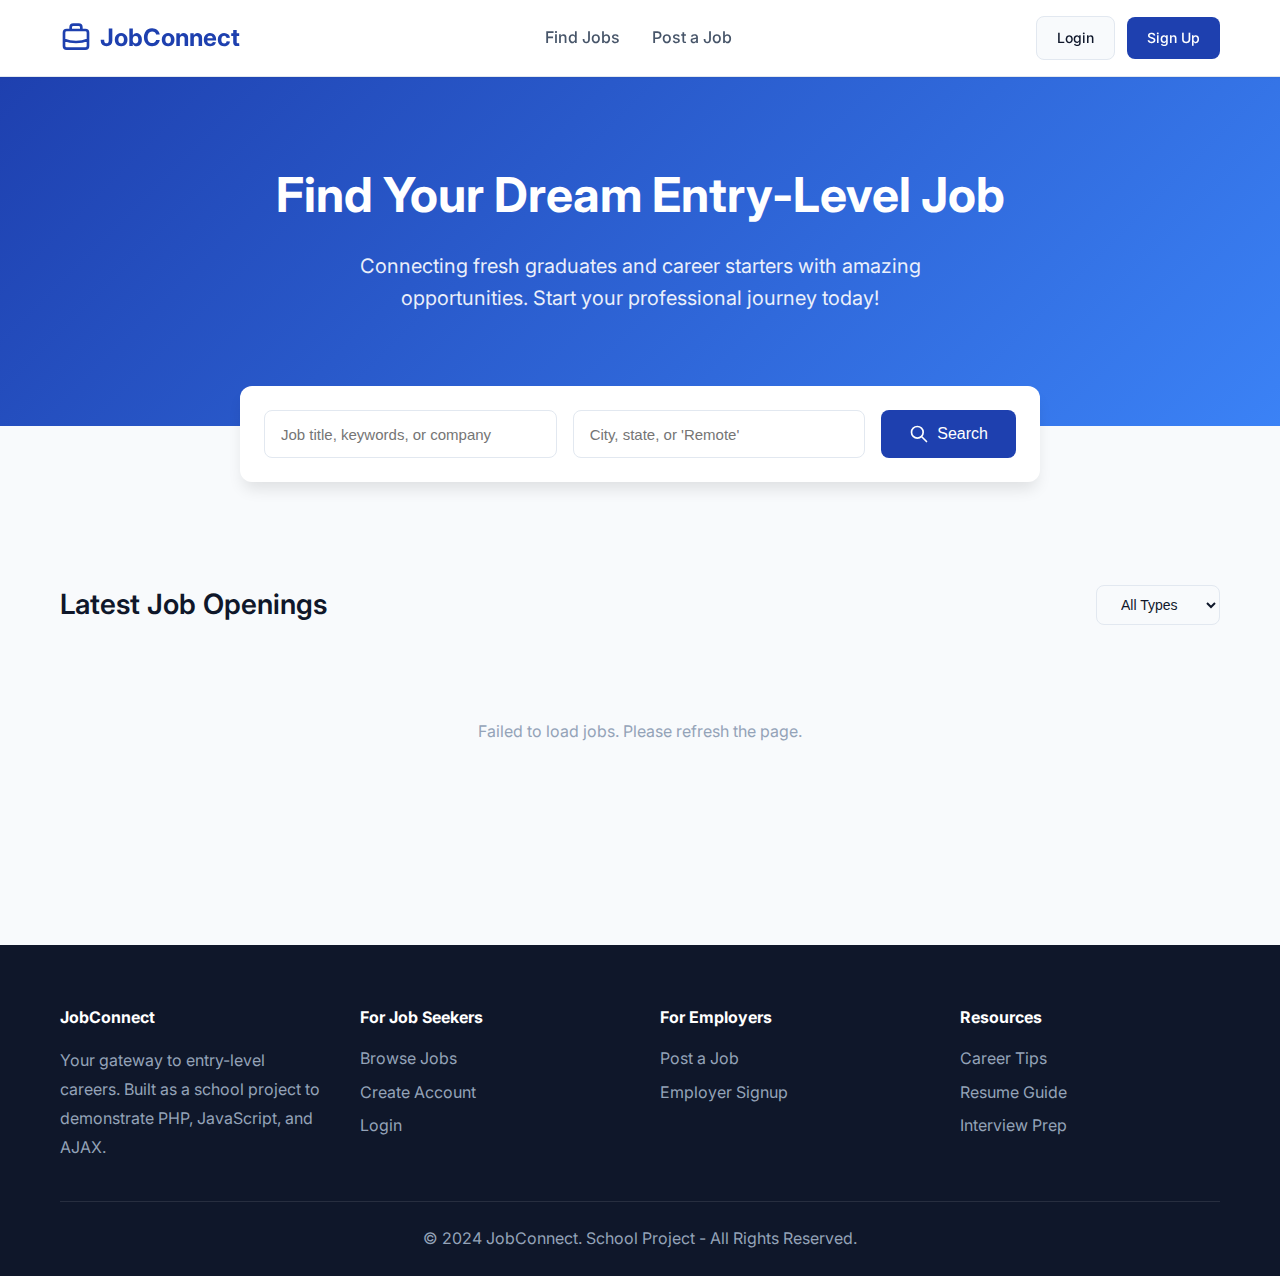
<file: index.html>
<!DOCTYPE html>
<html lang="en">
<head>
    <meta charset="UTF-8">
    <meta name="viewport" content="width=device-width, initial-scale=1.0">
    <meta name="description" content="Find your dream job or hire the best talent. Browse thousands of entry-level positions.">
    <title>JobConnect - Entry Level Job Portal</title>
    <link rel="stylesheet" href="assets/css/style.css">
</head>
<body>
    <!-- Navbar -->
    <nav class="navbar">
        <div class="container">
            <a href="index.html" class="logo">
                <svg width="32" height="32" viewBox="0 0 24 24" fill="none" stroke="currentColor" stroke-width="2">
                    <path d="M21 13.255A23.931 23.931 0 0112 15c-3.183 0-6.22-.62-9-1.745M16 6V4a2 2 0 00-2-2h-4a2 2 0 00-2 2v2m4 6h.01M5 20h14a2 2 0 002-2V8a2 2 0 00-2-2H5a2 2 0 00-2 2v10a2 2 0 002 2z"/>
                </svg>
                JobConnect
            </a>
            <div class="nav-links">
                <a href="index.html">Find Jobs</a>
                <a href="post-job.html">Post a Job</a>
            </div>
            <div class="nav-auth" id="auth-container">
                <a href="login.html" class="btn btn-secondary">Login</a>
                <a href="register.html" class="btn btn-primary">Sign Up</a>
            </div>
        </div>
    </nav>

    <!-- Hero Section -->
    <section class="hero">
        <div class="container">
            <h1>Find Your Dream Entry-Level Job</h1>
            <p>Connecting fresh graduates and career starters with amazing opportunities. Start your professional journey today!</p>
        </div>
    </section>

    <!-- Search Box -->
    <div class="container">
        <div class="search-box">
            <form class="search-form" onsubmit="searchJobs(event)">
                <input type="text" name="keyword" placeholder="Job title, keywords, or company">
                <input type="text" name="location" placeholder="City, state, or 'Remote'">
                <button type="submit" class="btn btn-primary btn-lg">
                    <svg width="20" height="20" fill="none" stroke="currentColor" viewBox="0 0 24 24">
                        <path stroke-linecap="round" stroke-linejoin="round" stroke-width="2" d="M21 21l-6-6m2-5a7 7 0 11-14 0 7 7 0 0114 0z"/>
                    </svg>
                    Search
                </button>
            </form>
        </div>
    </div>

    <!-- Jobs Section -->
    <section class="jobs-section">
        <div class="container">
            <div class="section-header">
                <h2>Latest Job Openings</h2>
                <select class="btn btn-secondary" onchange="filterByType(this.value)" style="cursor:pointer;">
                    <option value="">All Types</option>
                    <option value="full-time">Full-time</option>
                    <option value="part-time">Part-time</option>
                    <option value="internship">Internship</option>
                    <option value="contract">Contract</option>
                </select>
            </div>
            <div class="job-grid" id="jobs-container">
                <div class="spinner"></div>
            </div>
        </div>
    </section>

    <!-- Footer -->
    <footer class="footer">
        <div class="container">
            <div class="footer-grid">
                <div>
                    <h4>JobConnect</h4>
                    <p style="margin-top:8px;line-height:1.8;">Your gateway to entry-level careers. Built as a school project to demonstrate PHP, JavaScript, and AJAX.</p>
                </div>
                <div>
                    <h4>For Job Seekers</h4>
                    <a href="index.html">Browse Jobs</a>
                    <a href="register.html">Create Account</a>
                    <a href="login.html">Login</a>
                </div>
                <div>
                    <h4>For Employers</h4>
                    <a href="post-job.html">Post a Job</a>
                    <a href="register.html?role=employer">Employer Signup</a>
                </div>
                <div>
                    <h4>Resources</h4>
                    <a href="#">Career Tips</a>
                    <a href="#">Resume Guide</a>
                    <a href="#">Interview Prep</a>
                </div>
            </div>
            <div class="footer-bottom">
                <p>&copy; 2024 JobConnect. School Project - All Rights Reserved.</p>
            </div>
        </div>
    </footer>

    <script src="assets/js/main.js"></script>
    <script>
        document.addEventListener('DOMContentLoaded', function() {
            loadJobs();
        });
        
        function filterByType(type) {
            const form = document.querySelector('.search-form');
            const keyword = form.querySelector('[name="keyword"]').value;
            const location = form.querySelector('[name="location"]').value;
            
            const event = {
                preventDefault: () => {},
                target: {
                    querySelector: (name) => {
                        if (name === '[name="keyword"]') return { value: keyword };
                        if (name === '[name="location"]') return { value: location };
                        if (name === '[name="job_type"]') return { value: type };
                        return { value: '' };
                    }
                }
            };
            searchJobs(event);
        }
    </script>
</body>
</html>
</file>
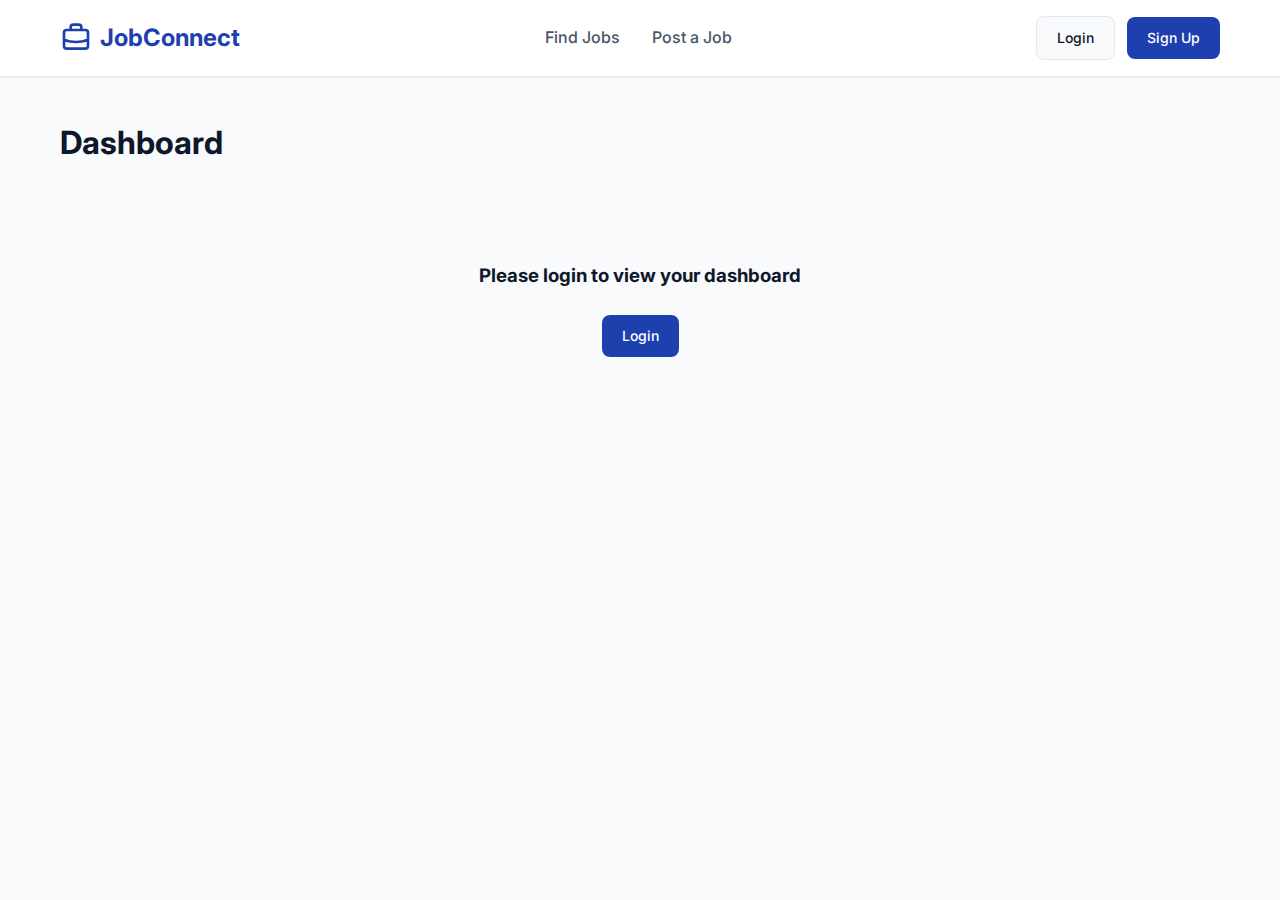
<file: dashboard.html>
<!DOCTYPE html>
<html lang="en">

<head>
    <meta charset="UTF-8">
    <meta name="viewport" content="width=device-width, initial-scale=1.0">
    <title>Dashboard - JobConnect</title>
    <link rel="stylesheet" href="assets/css/style.css">
</head>

<body>
    <!-- Navbar -->
    <nav class="navbar">
        <div class="container">
            <a href="index.html" class="logo">
                <svg width="32" height="32" viewBox="0 0 24 24" fill="none" stroke="currentColor" stroke-width="2">
                    <path
                        d="M21 13.255A23.931 23.931 0 0112 15c-3.183 0-6.22-.62-9-1.745M16 6V4a2 2 0 00-2-2h-4a2 2 0 00-2 2v2m4 6h.01M5 20h14a2 2 0 002-2V8a2 2 0 00-2-2H5a2 2 0 00-2 2v10a2 2 0 002 2z" />
                </svg>
                JobConnect
            </a>
            <div class="nav-links">
                <a href="index.html">Find Jobs</a>
                <a href="post-job.html">Post a Job</a>
            </div>
            <div class="nav-auth" id="auth-container">
                <a href="login.html" class="btn btn-secondary">Login</a>
                <a href="register.html" class="btn btn-primary">Sign Up</a>
            </div>
        </div>
    </nav>

    <!-- Dashboard Content -->
    <section class="dashboard">
        <div class="container">
            <div class="dashboard-header">
                <h1 id="dashboard-title">Dashboard</h1>
                <p id="dashboard-subtitle" style="color:var(--text-muted);"></p>
            </div>

            <!-- Employer Dashboard -->
            <div id="employer-dashboard" style="display:none;">
                <div style="display:flex;justify-content:space-between;align-items:center;margin-bottom:24px;">
                    <h2>Your Job Postings</h2>
                    <div style="display:flex;gap:10px;">
                        <a href="profile.html" class="btn btn-secondary">My Profile</a>
                        <a href="post-job.html" class="btn btn-primary">+ Post New Job</a>
                    </div>
                </div>
                <div id="my-jobs-container">
                    <div class="spinner"></div>
                </div>
            </div>

            <!-- Job Seeker Dashboard -->
            <div id="seeker-dashboard" style="display:none;">
                <div style="display:flex;justify-content:space-between;align-items:center;margin-bottom:24px;">
                    <h2>Your Applications</h2>
                    <div style="display:flex;gap:10px;">
                        <a href="profile.html" class="btn btn-secondary">View Profile</a>
                        <a href="profile-editor.html" class="btn btn-secondary">Manage Profile</a>
                    </div>
                </div>
                <div id="applications-container">
                    <div class="spinner"></div>
                </div>
            </div>

            <!-- Not Logged In -->
            <div id="guest-dashboard" style="display:none;">
                <div class="empty-state">
                    <h3>Please login to view your dashboard</h3>
                    <a href="login.html" class="btn btn-primary" style="margin-top:16px;">Login</a>
                </div>
            </div>
        </div>
    </section>

    <script src="assets/js/main.js"></script>
    <script>
        document.addEventListener('DOMContentLoaded', function () {
            setTimeout(() => {
                if (!window.currentUser) {
                    document.getElementById('guest-dashboard').style.display = 'block';
                    document.getElementById('dashboard-title').textContent = 'Dashboard';
                } else if (window.currentUser.role === 'employer') {
                    document.getElementById('employer-dashboard').style.display = 'block';
                    document.getElementById('dashboard-title').textContent = 'Employer Dashboard';
                    document.getElementById('dashboard-subtitle').textContent = `Welcome back, ${window.currentUser.name}!`;
                    loadMyJobs();
                } else {
                    document.getElementById('seeker-dashboard').style.display = 'block';
                    document.getElementById('dashboard-title').textContent = 'My Applications';
                    document.getElementById('dashboard-subtitle').textContent = `Welcome back, ${window.currentUser.name}!`;
                    loadMyApplications();
                }
            }, 500);
        });
    </script>
</body>

</html>
</file>
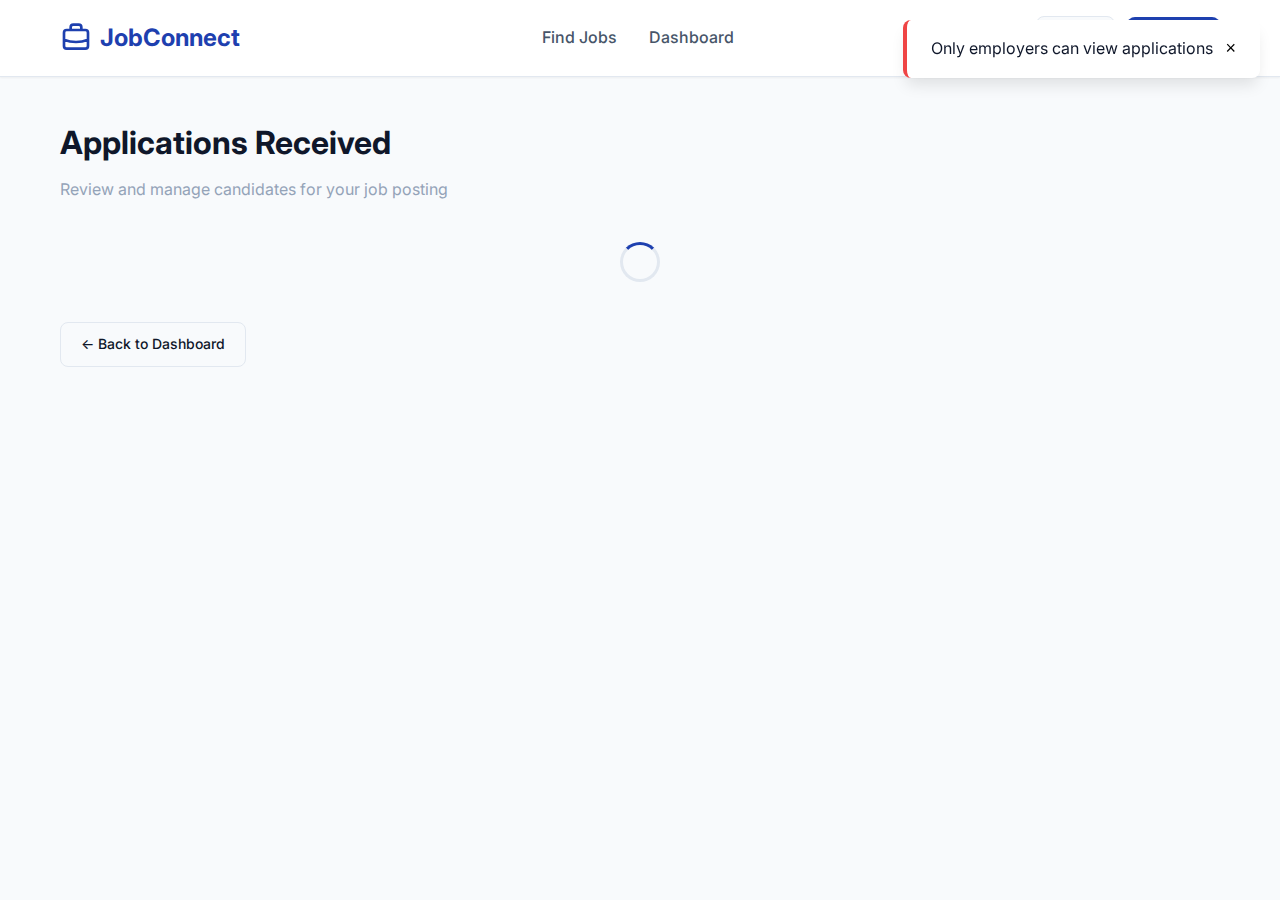
<file: job-applications.html>
<!DOCTYPE html>
<html lang="en">

<head>
    <meta charset="UTF-8">
    <meta name="viewport" content="width=device-width, initial-scale=1.0">
    <title>Job Applications - JobConnect</title>
    <link rel="stylesheet" href="assets/css/style.css">
</head>

<body>
    <!-- Navbar -->
    <nav class="navbar">
        <div class="container">
            <a href="index.html" class="logo">
                <svg width="32" height="32" viewBox="0 0 24 24" fill="none" stroke="currentColor" stroke-width="2">
                    <path
                        d="M21 13.255A23.931 23.931 0 0112 15c-3.183 0-6.22-.62-9-1.745M16 6V4a2 2 0 00-2-2h-4a2 2 0 00-2 2v2m4 6h.01M5 20h14a2 2 0 002-2V8a2 2 0 00-2-2H5a2 2 0 00-2 2v10a2 2 0 002 2z" />
                </svg>
                JobConnect
            </a>
            <div class="nav-links">
                <a href="index.html">Find Jobs</a>
                <a href="dashboard.html">Dashboard</a>
            </div>
            <div class="nav-auth" id="auth-container">
                <a href="login.html" class="btn btn-secondary">Login</a>
                <a href="register.html" class="btn btn-primary">Sign Up</a>
            </div>
        </div>
    </nav>

    <!-- Applications Content -->
    <section class="dashboard">
        <div class="container">
            <div class="dashboard-header">
                <h1>Applications Received</h1>
                <p style="color:var(--text-muted);">Review and manage candidates for your job posting</p>
            </div>

            <div id="job-applications-container">
                <div class="spinner"></div>
            </div>

            <p style="margin-top:24px;">
                <a href="dashboard.html" class="btn btn-secondary">← Back to Dashboard</a>
            </p>
        </div>
    </section>

    <script src="assets/js/main.js"></script>
    <script>
        async function loadJobApplications() {
            const urlParams = new URLSearchParams(window.location.search);
            const jobId = urlParams.get('id');

            if (!jobId) {
                window.location.href = 'dashboard.html';
                return;
            }

            const container = document.getElementById('job-applications-container');

            try {
                const response = await ajax(`${API_BASE}/applications.php?action=job-applications&job_id=${jobId}`);
                if (response.success && response.data.length > 0) {
                    container.innerHTML = `
                        <div class="table-container">
                            <table>
                                <thead>
                                    <tr>
                                        <th>Applicant</th>
                                        <th>Email</th>
                                        <th>Resume</th>
                                        <th>Profile</th>
                                        <th>Applied On</th>
                                        <th>Status</th>
                                        <th>Actions</th>
                                    </tr>
                                </thead>
                                <tbody>
                                    ${response.data.map(app => {
                        // Fix resume path from ../uploads to uploads
                        const resumeUrl = app.resume_path ? app.resume_path.replace('../', '') : '#';
                        return `
                                        <tr>
                                            <td>${escapeHtml(app.name)}</td>
                                            <td>${escapeHtml(app.email)}</td>
                                            <td>
                                                ${app.resume_path ?
                                `<a href="${resumeUrl}" target="_blank" class="btn btn-secondary" style="padding:4px 8px;font-size:12px;">View Resume</a>` :
                                '<span style="color:var(--text-muted);">No Resume</span>'}
                                            </td>
                                            <td>
                                                <a href="profile.html?id=${app.user_id}" target="_blank" class="btn btn-secondary" style="padding:4px 8px;font-size:12px;">View Profile</a>
                                            </td>
                                            <td>${new Date(app.created_at).toLocaleDateString()}</td>
                                            <td><span class="status-badge ${app.status}">${app.status}</span></td>
                                            <td>
                                                <select onchange="updateApplicationStatus(${app.id}, this.value)" style="padding:6px;border-radius:4px;border:1px solid var(--border);">
                                                    <option value="pending" ${app.status === 'pending' ? 'selected' : ''}>Pending</option>
                                                    <option value="reviewed" ${app.status === 'reviewed' ? 'selected' : ''}>Reviewed</option>
                                                    <option value="shortlisted" ${app.status === 'shortlisted' ? 'selected' : ''}>Shortlisted</option>
                                                    <option value="rejected" ${app.status === 'rejected' ? 'selected' : ''}>Rejected</option>
                                                </select>
                                            </td>
                                        </tr>
                                    `}).join('')}
                                </tbody>
                            </table>
                        </div>
                    `;
                } else {
                    container.innerHTML = `
                        <div class="empty-state">
                            <h3>No applications yet</h3>
                            <p>Check back later for new applicants</p>
                        </div>
                    `;
                }
            } catch (error) {
                container.innerHTML = '<div class="empty-state"><h3>Failed to load applications</h3></div>';
            }
        }

        async function updateApplicationStatus(applicationId, status) {
            try {
                const formData = new FormData();
                formData.append('action', 'update-status');
                formData.append('application_id', applicationId);
                formData.append('status', status);

                const response = await ajax(`${API_BASE}/applications.php`, 'POST', formData);
                if (response.success) {
                    Toast.show('Status updated!', 'success');
                } else {
                    Toast.show(response.message, 'error');
                }
            } catch (error) {
                Toast.show('Failed to update status', 'error');
            }
        }

        document.addEventListener('DOMContentLoaded', function () {
            setTimeout(() => {
                if (!window.currentUser || window.currentUser.role !== 'employer') {
                    Toast.show('Only employers can view applications', 'error');
                    setTimeout(() => window.location.href = 'index.html', 1500);
                } else {
                    loadJobApplications();
                }
            }, 500);
        });
    </script>
</body>

</html>
</file>
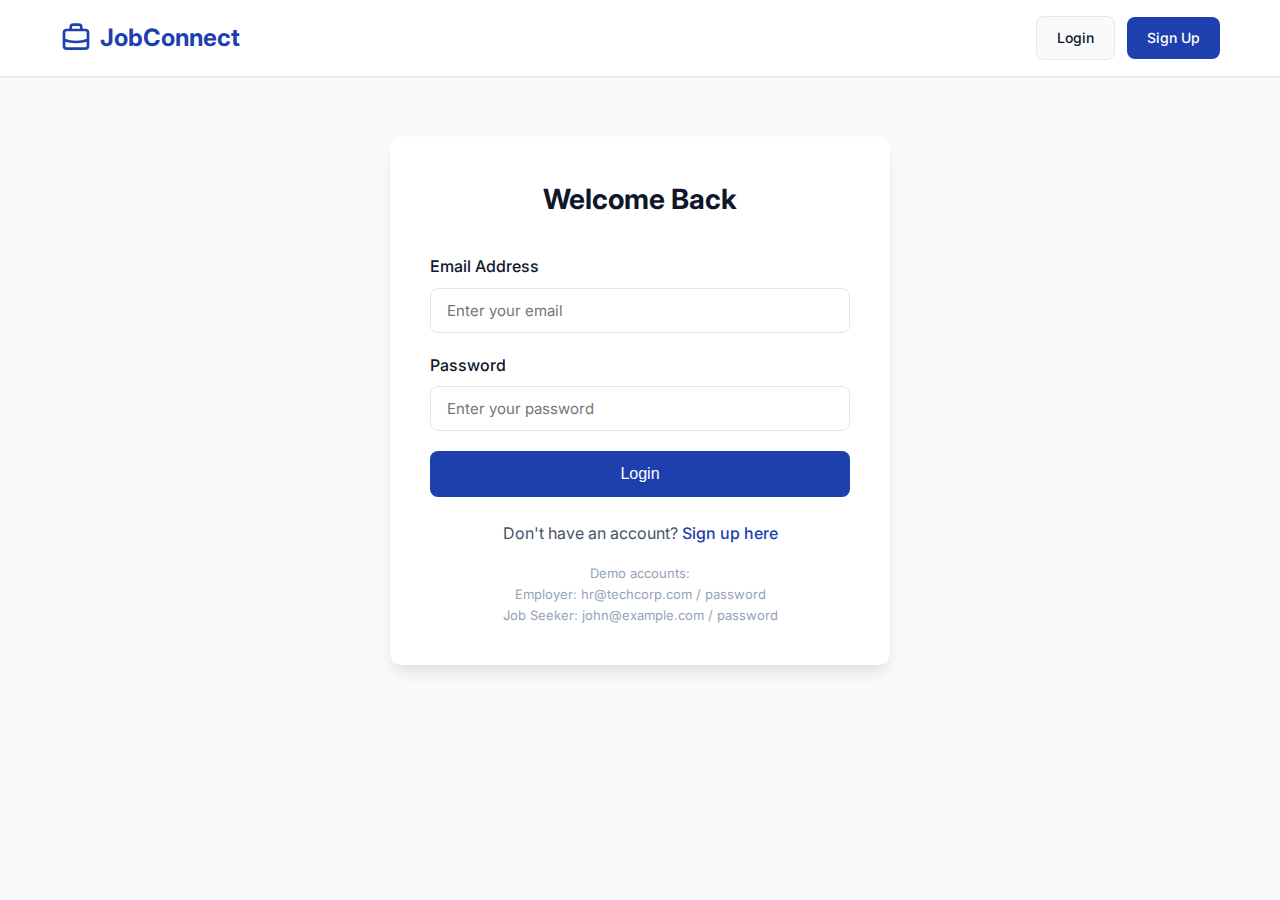
<file: login.html>
<!DOCTYPE html>
<html lang="en">
<head>
    <meta charset="UTF-8">
    <meta name="viewport" content="width=device-width, initial-scale=1.0">
    <title>Login - JobConnect</title>
    <link rel="stylesheet" href="assets/css/style.css">
</head>
<body>
    <!-- Navbar -->
    <nav class="navbar">
        <div class="container">
            <a href="index.html" class="logo">
                <svg width="32" height="32" viewBox="0 0 24 24" fill="none" stroke="currentColor" stroke-width="2">
                    <path d="M21 13.255A23.931 23.931 0 0112 15c-3.183 0-6.22-.62-9-1.745M16 6V4a2 2 0 00-2-2h-4a2 2 0 00-2 2v2m4 6h.01M5 20h14a2 2 0 002-2V8a2 2 0 00-2-2H5a2 2 0 00-2 2v10a2 2 0 002 2z"/>
                </svg>
                JobConnect
            </a>
            <div class="nav-auth">
                <a href="login.html" class="btn btn-secondary">Login</a>
                <a href="register.html" class="btn btn-primary">Sign Up</a>
            </div>
        </div>
    </nav>

    <!-- Login Form -->
    <div class="form-container">
        <h2>Welcome Back</h2>
        <form onsubmit="login(event)">
            <div class="form-group">
                <label for="email">Email Address</label>
                <input type="email" id="email" name="email" placeholder="Enter your email" required>
            </div>
            <div class="form-group">
                <label for="password">Password</label>
                <input type="password" id="password" name="password" placeholder="Enter your password" required>
            </div>
            <button type="submit" class="btn btn-primary btn-lg" style="width: 100%;">Login</button>
        </form>
        <p class="form-footer">
            Don't have an account? <a href="register.html">Sign up here</a>
        </p>
        <p class="form-footer" style="margin-top:16px;font-size:13px;color:var(--text-muted);">
            Demo accounts:<br>
            Employer: hr@techcorp.com / password<br>
            Job Seeker: john@example.com / password
        </p>
    </div>

    <script src="assets/js/main.js"></script>
</body>
</html>
</file>
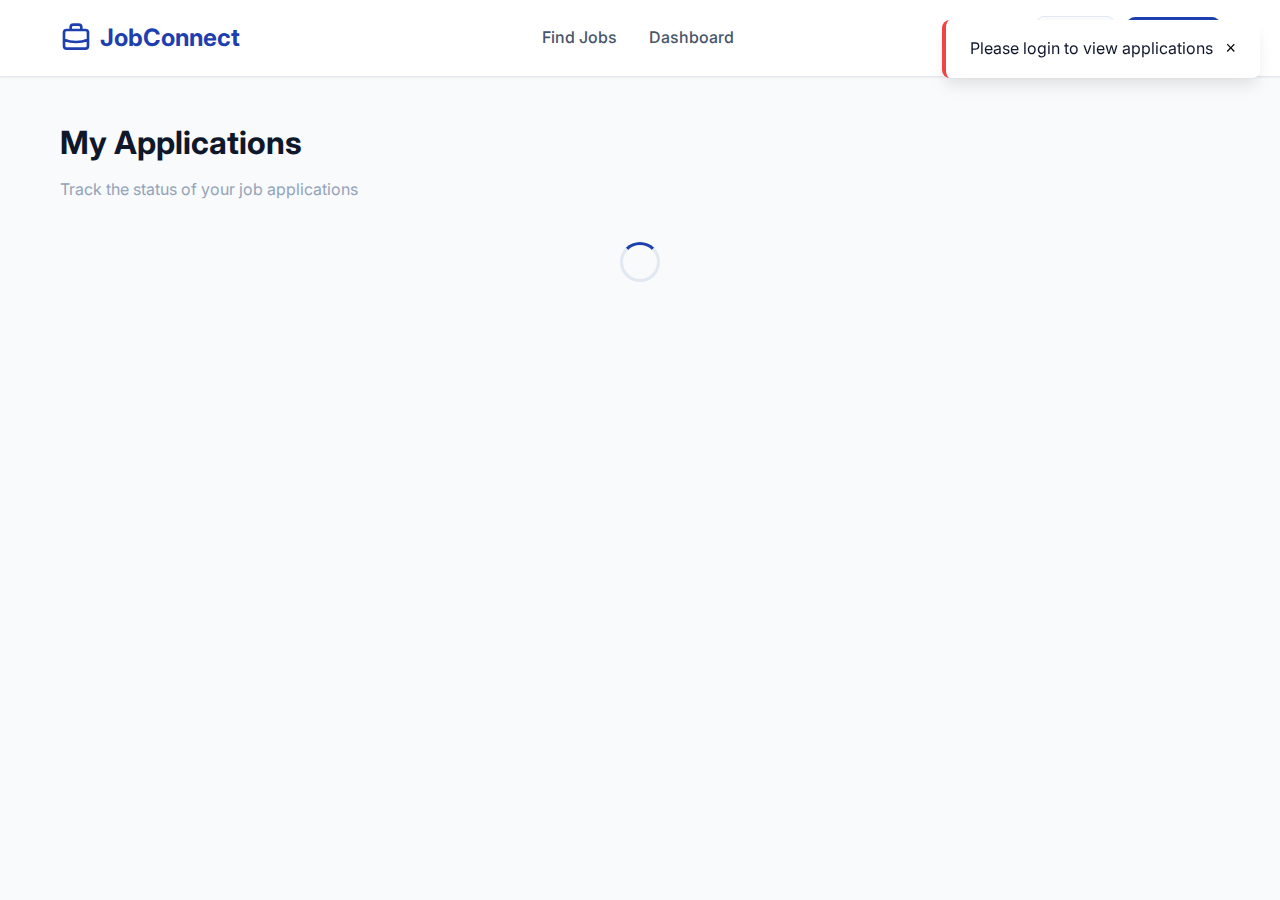
<file: my-applications.html>
<!DOCTYPE html>
<html lang="en">
<head>
    <meta charset="UTF-8">
    <meta name="viewport" content="width=device-width, initial-scale=1.0">
    <title>My Applications - JobConnect</title>
    <link rel="stylesheet" href="assets/css/style.css">
</head>
<body>
    <!-- Navbar -->
    <nav class="navbar">
        <div class="container">
            <a href="index.html" class="logo">
                <svg width="32" height="32" viewBox="0 0 24 24" fill="none" stroke="currentColor" stroke-width="2">
                    <path d="M21 13.255A23.931 23.931 0 0112 15c-3.183 0-6.22-.62-9-1.745M16 6V4a2 2 0 00-2-2h-4a2 2 0 00-2 2v2m4 6h.01M5 20h14a2 2 0 002-2V8a2 2 0 00-2-2H5a2 2 0 00-2 2v10a2 2 0 002 2z"/>
                </svg>
                JobConnect
            </a>
            <div class="nav-links">
                <a href="index.html">Find Jobs</a>
                <a href="dashboard.html">Dashboard</a>
            </div>
            <div class="nav-auth" id="auth-container">
                <a href="login.html" class="btn btn-secondary">Login</a>
                <a href="register.html" class="btn btn-primary">Sign Up</a>
            </div>
        </div>
    </nav>

    <!-- Applications Content -->
    <section class="dashboard">
        <div class="container">
            <div class="dashboard-header">
                <h1>My Applications</h1>
                <p style="color:var(--text-muted);">Track the status of your job applications</p>
            </div>

            <div id="applications-container">
                <div class="spinner"></div>
            </div>
        </div>
    </section>

    <script src="assets/js/main.js"></script>
    <script>
        document.addEventListener('DOMContentLoaded', function() {
            setTimeout(() => {
                if (!window.currentUser) {
                    Toast.show('Please login to view applications', 'error');
                    setTimeout(() => window.location.href = 'login.html', 1500);
                } else {
                    loadMyApplications();
                }
            }, 500);
        });
    </script>
</body>
</html>
</file>
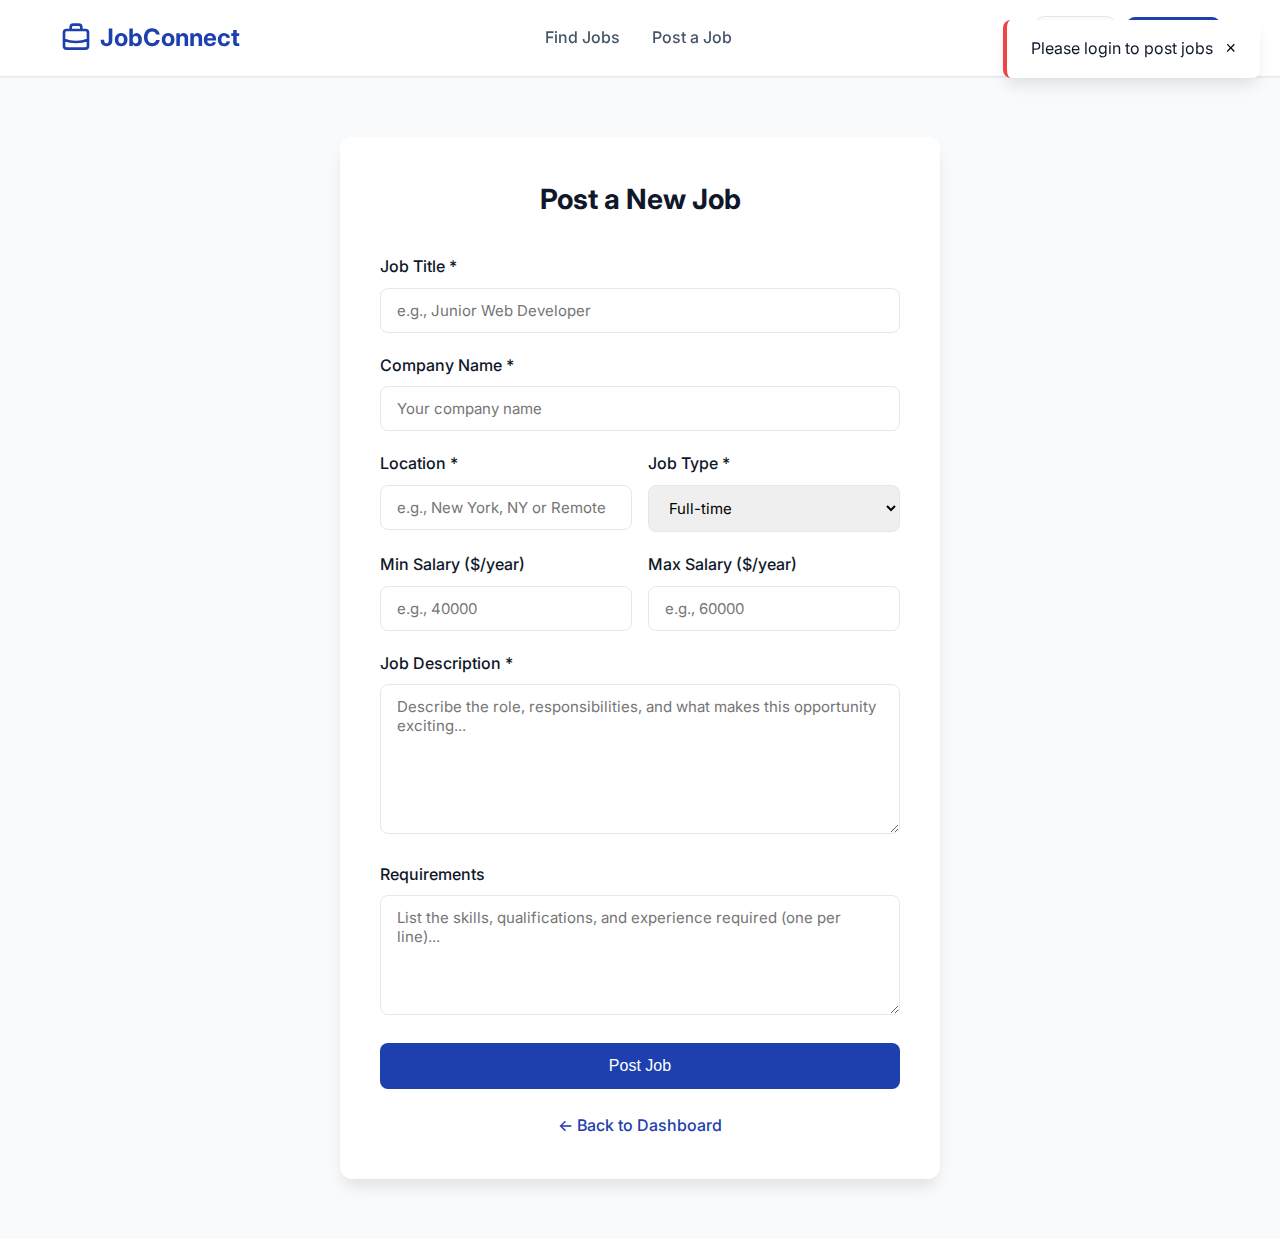
<file: post-job.html>
<!DOCTYPE html>
<html lang="en">

<head>
    <meta charset="UTF-8">
    <meta name="viewport" content="width=device-width, initial-scale=1.0">
    <title>Post a Job - JobConnect</title>
    <link rel="stylesheet" href="assets/css/style.css">
</head>

<body>
    <!-- Navbar -->
    <nav class="navbar">
        <div class="container">
            <a href="index.html" class="logo">
                <svg width="32" height="32" viewBox="0 0 24 24" fill="none" stroke="currentColor" stroke-width="2">
                    <path
                        d="M21 13.255A23.931 23.931 0 0112 15c-3.183 0-6.22-.62-9-1.745M16 6V4a2 2 0 00-2-2h-4a2 2 0 00-2 2v2m4 6h.01M5 20h14a2 2 0 002-2V8a2 2 0 00-2-2H5a2 2 0 00-2 2v10a2 2 0 002 2z" />
                </svg>
                JobConnect
            </a>
            <div class="nav-links">
                <a href="index.html">Find Jobs</a>
                <a href="post-job.html">Post a Job</a>
            </div>
            <div class="nav-auth" id="auth-container">
                <a href="login.html" class="btn btn-secondary">Login</a>
                <a href="register.html" class="btn btn-primary">Sign Up</a>
            </div>
        </div>
    </nav>

    <!-- Post Job Form -->
    <div class="form-container" style="max-width: 600px;">
        <h2>Post a New Job</h2>
        <form onsubmit="postJob(event)" id="post-job-form">
            <div class="form-group">
                <label for="title">Job Title *</label>
                <input type="text" id="title" name="title" placeholder="e.g., Junior Web Developer" required>
            </div>

            <div class="form-group">
                <label for="company">Company Name *</label>
                <input type="text" id="company" name="company" placeholder="Your company name" required>
            </div>

            <div class="form-row">
                <div class="form-group">
                    <label for="location">Location *</label>
                    <input type="text" id="location" name="location" placeholder="e.g., New York, NY or Remote"
                        required>
                </div>
                <div class="form-group">
                    <label for="job_type">Job Type *</label>
                    <select id="job_type" name="job_type" required>
                        <option value="full-time">Full-time</option>
                        <option value="part-time">Part-time</option>
                        <option value="internship">Internship</option>
                        <option value="contract">Contract</option>
                    </select>
                </div>
            </div>

            <div class="form-row">
                <div class="form-group">
                    <label for="salary_min">Min Salary ($/year)</label>
                    <input type="number" id="salary_min" name="salary_min" placeholder="e.g., 40000">
                </div>
                <div class="form-group">
                    <label for="salary_max">Max Salary ($/year)</label>
                    <input type="number" id="salary_max" name="salary_max" placeholder="e.g., 60000">
                </div>
            </div>

            <div class="form-group">
                <label for="description">Job Description *</label>
                <textarea id="description" name="description"
                    placeholder="Describe the role, responsibilities, and what makes this opportunity exciting..."
                    required style="min-height: 150px;"></textarea>
            </div>

            <div class="form-group">
                <label for="requirements">Requirements</label>
                <textarea id="requirements" name="requirements"
                    placeholder="List the skills, qualifications, and experience required (one per line)..."></textarea>
            </div>

            <button type="submit" class="btn btn-primary btn-lg" style="width: 100%;">Post Job</button>
        </form>
        <p class="form-footer">
            <a href="dashboard.html">← Back to Dashboard</a>
        </p>
    </div>

    <script src="assets/js/main.js"></script>
    <script>
        document.addEventListener('DOMContentLoaded', async function () {
            // Wait for auth check
            setTimeout(async () => {
                if (!window.currentUser) {
                    Toast.show('Please login to post jobs', 'error');
                    setTimeout(() => window.location.href = 'login.html', 1500);
                    return;
                } else if (window.currentUser.role !== 'employer') {
                    Toast.show('Only employers can post jobs', 'error');
                    setTimeout(() => window.location.href = 'index.html', 1500);
                    return;
                }

                // Check for edit mode
                const urlParams = new URLSearchParams(window.location.search);
                const jobId = urlParams.get('id');

                if (jobId) {
                    document.querySelector('h2').textContent = 'Edit Job';
                    const form = document.getElementById('post-job-form');
                    const btn = form.querySelector('button[type="submit"]');
                    btn.textContent = 'Update Job';

                    // Add hidden ID field
                    const idInput = document.createElement('input');
                    idInput.type = 'hidden';
                    idInput.name = 'id';
                    idInput.value = jobId;
                    form.appendChild(idInput);

                    try {
                        const response = await ajax(`${API_BASE}/jobs.php?action=get&id=${jobId}`);
                        if (response.success) {
                            const job = response.data;
                            document.getElementById('title').value = job.title;
                            document.getElementById('company').value = job.company;
                            document.getElementById('location').value = job.location;
                            document.getElementById('job_type').value = job.job_type;
                            document.getElementById('salary_min').value = job.salary_min;
                            document.getElementById('salary_max').value = job.salary_max;
                            document.getElementById('description').value = job.description;
                            document.getElementById('requirements').value = job.requirements;
                        } else {
                            Toast.show('Job not found', 'error');
                        }
                    } catch (error) {
                        Toast.show('Failed to load job details', 'error');
                    }
                }
            }, 500);
        });
    </script>
</body>

</html>
</file>
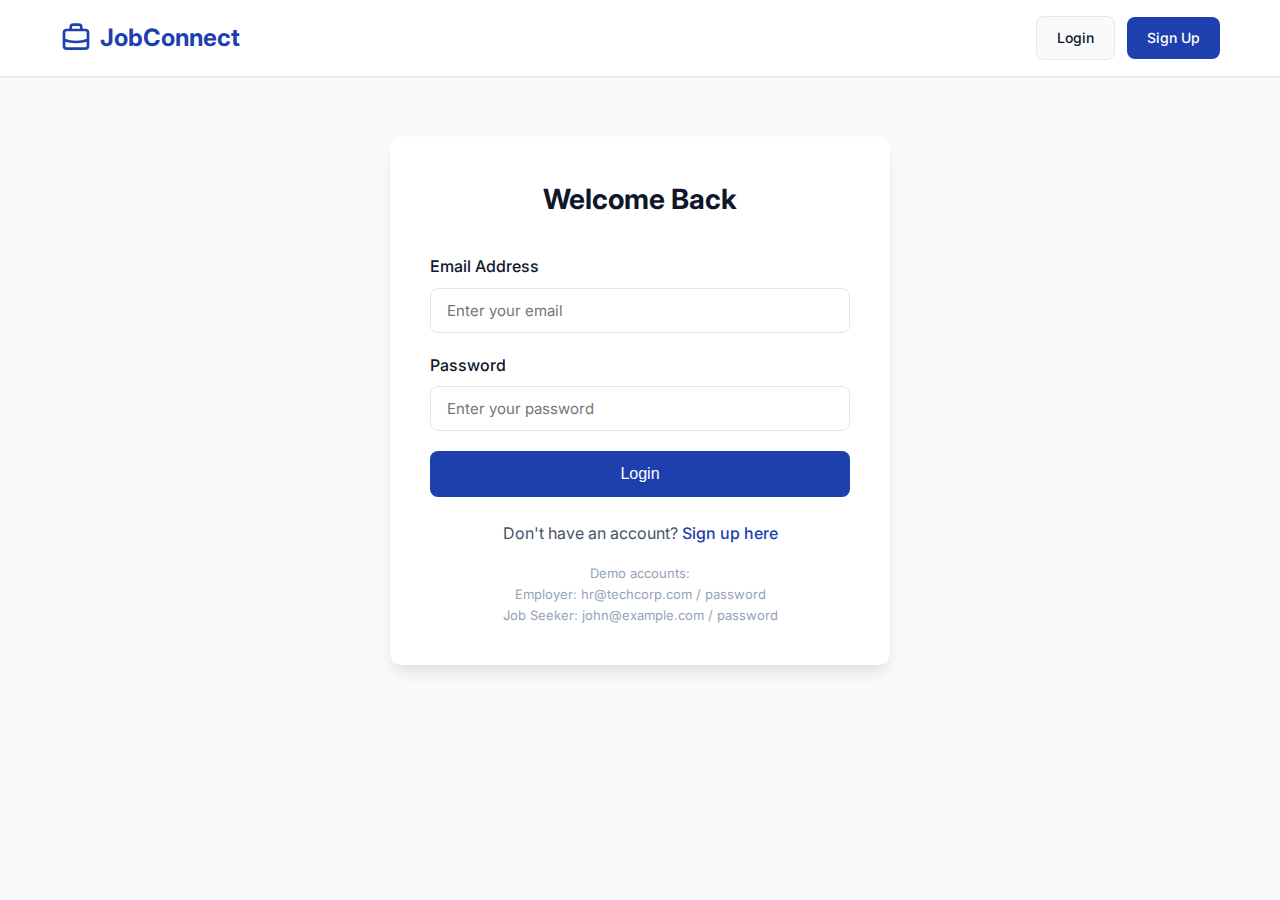
<file: profile-editor.html>
<!DOCTYPE html>
<html lang="en">

<head>
    <meta charset="UTF-8">
    <meta name="viewport" content="width=device-width, initial-scale=1.0">
    <title>Manage Profile - JobConnect</title>
    <link rel="stylesheet" href="assets/css/style.css">
</head>

<body>
    <nav class="navbar">
        <div class="container">
            <a href="index.html" class="logo">
                <svg width="32" height="32" viewBox="0 0 24 24" fill="none" stroke="currentColor" stroke-width="2">
                    <path
                        d="M21 13.255A23.931 23.931 0 0112 15c-3.183 0-6.22-.62-9-1.745M16 6V4a2 2 0 00-2-2h-4a2 2 0 00-2 2v2m4 6h.01M5 20h14a2 2 0 002-2V8a2 2 0 00-2-2H5a2 2 0 00-2 2v10a2 2 0 002 2z" />
                </svg>
                JobConnect
            </a>
            <div class="nav-links">
                <a href="index.html">Find Jobs</a>
                <a href="dashboard.html">Dashboard</a>
            </div>
            <div class="nav-auth" id="auth-container">
                <!-- Auth content loaded via JS -->
            </div>
        </div>
    </nav>

    <div class="form-container" style="max-width: 600px;">
        <h2>Manage Profile</h2>
        <form onsubmit="updateProfile(event)" id="profile-form">
            <div class="form-group">
                <label for="name">Full Name *</label>
                <input type="text" id="name" name="name" required>
            </div>

            <div class="form-group">
                <label for="phone">Phone Number</label>
                <input type="tel" id="phone" name="phone" placeholder="+1 234 567 8900">
            </div>

            <div class="form-group">
                <label for="address">Location / Address</label>
                <input type="text" id="address" name="address" placeholder="City, Country">
            </div>

            <div class="form-group">
                <label for="bio">Bio</label>
                <textarea id="bio" name="bio" placeholder="Tell us about yourself..."
                    style="min-height: 100px;"></textarea>
            </div>

            <h3>Social Links</h3>

            <div class="form-group">
                <label for="website">Personal Website</label>
                <input type="url" id="website" name="website" placeholder="https://example.com">
            </div>

            <div class="form-group">
                <label for="github">GitHub URL</label>
                <input type="url" id="github" name="github" placeholder="https://github.com/username">
            </div>

            <div class="form-group">
                <label for="linkedin">LinkedIn URL</label>
                <input type="url" id="linkedin" name="linkedin" placeholder="https://linkedin.com/in/username">
            </div>

            <button type="submit" class="btn btn-primary btn-lg" style="width: 100%;">Save Changes</button>
        </form>
        <p class="form-footer">
            <a href="profile.html">View Public Profile</a> | <a href="dashboard.html">Back to Dashboard</a>
        </p>
    </div>

    <script src="assets/js/main.js"></script>
    <script>
        document.addEventListener('DOMContentLoaded', async function () {
            setTimeout(async () => {
                if (!window.currentUser) {
                    window.location.href = 'login.html';
                    return;
                }

                // Load profile data
                try {
                    const response = await ajax(`${API_BASE}/profile.php?action=get`);
                    if (response.success) {
                        const user = response.data;
                        document.getElementById('name').value = user.name || '';
                        document.getElementById('phone').value = user.phone || '';
                        document.getElementById('address').value = user.address || '';
                        document.getElementById('bio').value = user.bio || '';
                        document.getElementById('website').value = user.website || '';
                        document.getElementById('github').value = user.github || '';
                        document.getElementById('linkedin').value = user.linkedin || '';
                    }
                } catch (error) {
                    Toast.show('Failed to load profile data', 'error');
                }
            }, 500);
        });

        async function updateProfile(event) {
            event.preventDefault();
            const form = event.target;
            const formData = new FormData(form);
            formData.append('action', 'update');

            const submitBtn = form.querySelector('button[type="submit"]');
            submitBtn.disabled = true;
            submitBtn.textContent = 'Saving...';

            try {
                const response = await ajax(`${API_BASE}/profile.php`, 'POST', formData);
                if (response.success) {
                    Toast.show('Profile updated successfully!', 'success');
                } else {
                    Toast.show(response.message, 'error');
                }
            } catch (error) {
                Toast.show('Failed to update profile', 'error');
            } finally {
                submitBtn.disabled = false;
                submitBtn.textContent = 'Save Changes';
            }
        }
    </script>
</body>

</html>
</file>
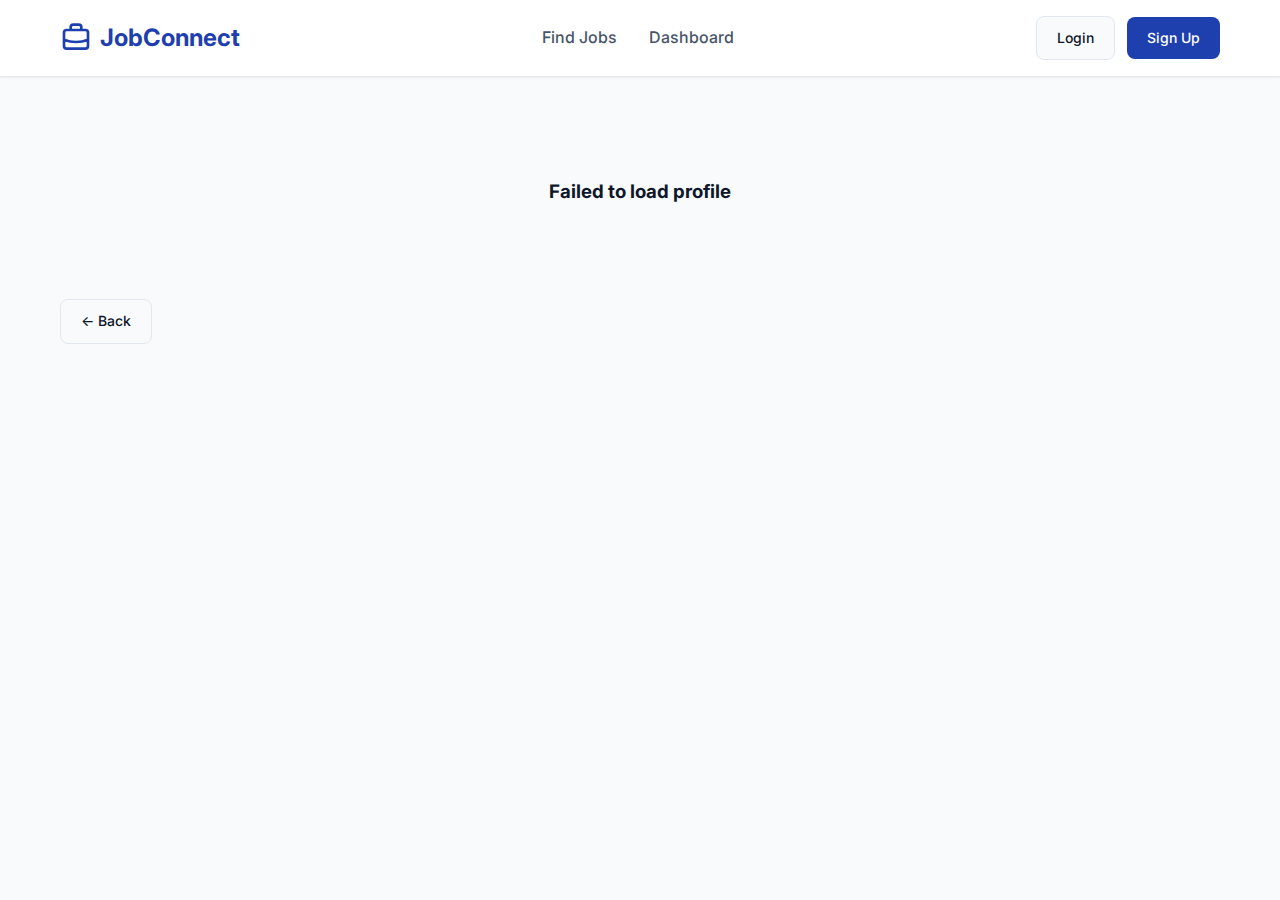
<file: profile.html>
<!DOCTYPE html>
<html lang="en">

<head>
    <meta charset="UTF-8">
    <meta name="viewport" content="width=device-width, initial-scale=1.0">
    <title>User Profile - JobConnect</title>
    <link rel="stylesheet" href="assets/css/style.css">
    <style>
        .profile-header {
            background-color: white;
            padding: 32px;
            border-radius: 8px;
            box-shadow: 0 4px 6px rgba(0, 0, 0, 0.05);
            margin-bottom: 24px;
            text-align: center;
        }

        .profile-avatar {
            width: 120px;
            height: 120px;
            background-color: var(--primary);
            color: white;
            border-radius: 50%;
            display: flex;
            align-items: center;
            justify-content: center;
            font-size: 48px;
            font-weight: bold;
            margin: 0 auto 16px;
        }

        .profile-section {
            background-color: white;
            padding: 32px;
            border-radius: 8px;
            box-shadow: 0 4px 6px rgba(0, 0, 0, 0.05);
            margin-bottom: 24px;
        }

        .info-grid {
            display: grid;
            grid-template-columns: repeat(auto-fit, minmax(200px, 1fr));
            gap: 24px;
            margin-top: 16px;
        }

        .info-item label {
            display: block;
            color: var(--text-muted);
            font-size: 0.9em;
            margin-bottom: 4px;
        }

        .info-item div {
            font-weight: 500;
        }
    </style>
</head>

<body>
    <nav class="navbar">
        <div class="container">
            <a href="index.html" class="logo">
                <svg width="32" height="32" viewBox="0 0 24 24" fill="none" stroke="currentColor" stroke-width="2">
                    <path
                        d="M21 13.255A23.931 23.931 0 0112 15c-3.183 0-6.22-.62-9-1.745M16 6V4a2 2 0 00-2-2h-4a2 2 0 00-2 2v2m4 6h.01M5 20h14a2 2 0 002-2V8a2 2 0 00-2-2H5a2 2 0 00-2 2v10a2 2 0 002 2z" />
                </svg>
                JobConnect
            </a>
            <div class="nav-links">
                <a href="index.html">Find Jobs</a>
                <a href="dashboard.html">Dashboard</a>
            </div>
            <div class="nav-auth" id="auth-container">
                <!-- Auth content loaded via JS -->
            </div>
        </div>
    </nav>

    <div class="container" style="padding-top: 40px;">
        <div id="profile-container">
            <div class="spinner"></div>
        </div>
        <p style="margin-top:24px;">
            <a href="javascript:history.back()" class="btn btn-secondary">← Back</a>
        </p>
    </div>

    <script src="assets/js/main.js"></script>
    <script>
        async function loadProfile() {
            const urlParams = new URLSearchParams(window.location.search);
            // Default to current user if no ID provided (for "My Profile")
            let userId = urlParams.get('id');
            const container = document.getElementById('profile-container');

            try {
                let url = `${API_BASE}/profile.php?action=get`;
                if (userId) {
                    url += `&user_id=${userId}`;
                }

                const response = await ajax(url);
                if (response.success) {
                    const user = response.data;
                    const initial = user.name.charAt(0).toUpperCase();

                    container.innerHTML = `
                        <div class="profile-header">
                            <div class="profile-avatar">${initial}</div>
                            <h1>${escapeHtml(user.name)}</h1>
                            <p style="color:var(--text-muted);">${user.role === 'job_seeker' ? 'Job Seeker' : 'Employer'}</p>
                            ${!userId || (window.currentUser && window.currentUser.id == user.id) ?
                            `<a href="profile-editor.html" class="btn btn-secondary" style="margin-top:16px;">Edit Profile</a>` : ''}
                        </div>

                        <div class="profile-section">
                            <h2>About</h2>
                            <p>${user.bio ? escapeHtml(user.bio).replace(/\n/g, '<br>') : '<em style="color:var(--text-muted)">No bio added yet.</em>'}</p>
                        </div>

                        <div class="profile-section">
                            <h2>Contact & Links</h2>
                            <div class="info-grid">
                                <div class="info-item">
                                    <label>Email</label>
                                    <div>${escapeHtml(user.email)}</div>
                                </div>
                                <div class="info-item">
                                    <label>Phone</label>
                                    <div>${user.phone ? escapeHtml(user.phone) : 'Not specified'}</div>
                                </div>
                                <div class="info-item">
                                    <label>Location/Address</label>
                                    <div>${user.address ? escapeHtml(user.address) : 'Not specified'}</div>
                                </div>
                                <div class="info-item">
                                    <label>Website</label>
                                    <div>${user.website ? `<a href="${escapeHtml(user.website)}" target="_blank">${escapeHtml(user.website)}</a>` : 'Not specified'}</div>
                                </div>
                                <div class="info-item">
                                    <label>GitHub</label>
                                    <div>${user.github ? `<a href="${escapeHtml(user.github)}" target="_blank">${escapeHtml(user.github)}</a>` : 'Not specified'}</div>
                                </div>
                                <div class="info-item">
                                    <label>LinkedIn</label>
                                    <div>${user.linkedin ? `<a href="${escapeHtml(user.linkedin)}" target="_blank">${escapeHtml(user.linkedin)}</a>` : 'Not specified'}</div>
                                </div>
                            </div>
                        </div>
                    `;
                } else {
                    container.innerHTML = '<div class="empty-state"><h3>User not found</h3></div>';
                }
            } catch (error) {
                container.innerHTML = '<div class="empty-state"><h3>Failed to load profile</h3></div>';
            }
        }

        document.addEventListener('DOMContentLoaded', loadProfile);
    </script>
</body>

</html>
</file>
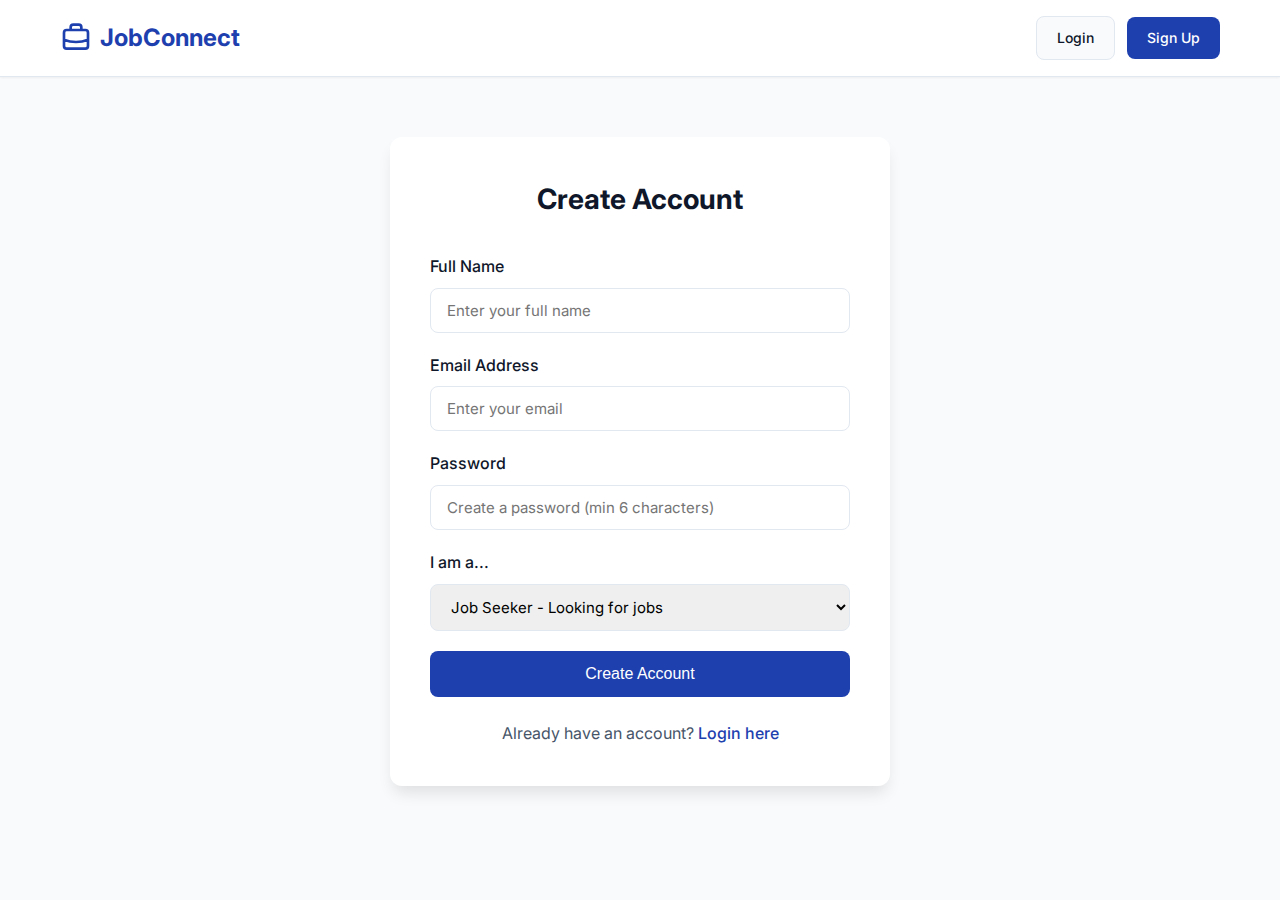
<file: register.html>
<!DOCTYPE html>
<html lang="en">
<head>
    <meta charset="UTF-8">
    <meta name="viewport" content="width=device-width, initial-scale=1.0">
    <title>Sign Up - JobConnect</title>
    <link rel="stylesheet" href="assets/css/style.css">
</head>
<body>
    <!-- Navbar -->
    <nav class="navbar">
        <div class="container">
            <a href="index.html" class="logo">
                <svg width="32" height="32" viewBox="0 0 24 24" fill="none" stroke="currentColor" stroke-width="2">
                    <path d="M21 13.255A23.931 23.931 0 0112 15c-3.183 0-6.22-.62-9-1.745M16 6V4a2 2 0 00-2-2h-4a2 2 0 00-2 2v2m4 6h.01M5 20h14a2 2 0 002-2V8a2 2 0 00-2-2H5a2 2 0 00-2 2v10a2 2 0 002 2z"/>
                </svg>
                JobConnect
            </a>
            <div class="nav-auth">
                <a href="login.html" class="btn btn-secondary">Login</a>
                <a href="register.html" class="btn btn-primary">Sign Up</a>
            </div>
        </div>
    </nav>

    <!-- Register Form -->
    <div class="form-container">
        <h2>Create Account</h2>
        <form onsubmit="register(event)">
            <div class="form-group">
                <label for="name">Full Name</label>
                <input type="text" id="name" name="name" placeholder="Enter your full name" required>
            </div>
            <div class="form-group">
                <label for="email">Email Address</label>
                <input type="email" id="email" name="email" placeholder="Enter your email" required>
            </div>
            <div class="form-group">
                <label for="password">Password</label>
                <input type="password" id="password" name="password" placeholder="Create a password (min 6 characters)" required minlength="6">
            </div>
            <div class="form-group">
                <label for="role">I am a...</label>
                <select id="role" name="role" required>
                    <option value="job_seeker">Job Seeker - Looking for jobs</option>
                    <option value="employer">Employer - Hiring talent</option>
                </select>
            </div>
            <button type="submit" class="btn btn-primary btn-lg" style="width: 100%;">Create Account</button>
        </form>
        <p class="form-footer">
            Already have an account? <a href="login.html">Login here</a>
        </p>
    </div>

    <script src="assets/js/main.js"></script>
    <script>
        // Check for role in URL
        const urlParams = new URLSearchParams(window.location.search);
        const role = urlParams.get('role');
        if (role === 'employer') {
            document.getElementById('role').value = 'employer';
        }
    </script>
</body>
</html>
</file>
<file: assets/css/style.css>
/* Job Portal - Modern CSS Styles */
@import url('https://fonts.googleapis.com/css2?family=Inter:wght@300;400;500;600;700&display=swap');

:root {
    --primary: #1e40af;
    --primary-dark: #1e3a8a;
    --primary-light: #3b82f6;
    --secondary: #64748b;
    --success: #10b981;
    --warning: #f59e0b;
    --danger: #ef4444;
    --background: #f8fafc;
    --surface: #ffffff;
    --text-primary: #0f172a;
    --text-secondary: #475569;
    --text-muted: #94a3b8;
    --border: #e2e8f0;
    --shadow-sm: 0 1px 2px 0 rgb(0 0 0 / 0.05);
    --shadow: 0 4px 6px -1px rgb(0 0 0 / 0.1);
    --shadow-lg: 0 10px 15px -3px rgb(0 0 0 / 0.1);
    --radius: 12px;
    --radius-sm: 8px;
}

* {
    margin: 0;
    padding: 0;
    box-sizing: border-box;
}

body {
    font-family: 'Inter', -apple-system, BlinkMacSystemFont, sans-serif;
    background-color: var(--background);
    color: var(--text-primary);
    line-height: 1.6;
}

/* Container */
.container {
    max-width: 1200px;
    margin: 0 auto;
    padding: 0 20px;
}

/* Navbar */
.navbar {
    background: var(--surface);
    border-bottom: 1px solid var(--border);
    padding: 16px 0;
    position: sticky;
    top: 0;
    z-index: 100;
    box-shadow: var(--shadow-sm);
}

.navbar .container {
    display: flex;
    justify-content: space-between;
    align-items: center;
}

.logo {
    font-size: 24px;
    font-weight: 700;
    color: var(--primary);
    text-decoration: none;
    display: flex;
    align-items: center;
    gap: 8px;
}

.logo svg {
    width: 32px;
    height: 32px;
}

.nav-links {
    display: flex;
    gap: 32px;
    align-items: center;
}

.nav-links a {
    color: var(--text-secondary);
    text-decoration: none;
    font-weight: 500;
    transition: color 0.2s;
}

.nav-links a:hover {
    color: var(--primary);
}

.nav-auth {
    display: flex;
    gap: 12px;
    align-items: center;
}

/* Buttons */
.btn {
    display: inline-flex;
    align-items: center;
    justify-content: center;
    gap: 8px;
    padding: 10px 20px;
    border-radius: var(--radius-sm);
    font-weight: 500;
    font-size: 14px;
    cursor: pointer;
    border: none;
    transition: all 0.2s;
    text-decoration: none;
}

.btn-primary {
    background: var(--primary);
    color: white;
}

.btn-primary:hover {
    background: var(--primary-dark);
    transform: translateY(-1px);
    box-shadow: var(--shadow);
}

.btn-secondary {
    background: var(--background);
    color: var(--text-primary);
    border: 1px solid var(--border);
}

.btn-secondary:hover {
    background: var(--border);
}

.btn-success {
    background: var(--success);
    color: white;
}

.btn-danger {
    background: var(--danger);
    color: white;
}

.btn-lg {
    padding: 14px 28px;
    font-size: 16px;
}

/* Hero Section */
.hero {
    background: linear-gradient(135deg, var(--primary) 0%, var(--primary-light) 100%);
    color: white;
    padding: 80px 0;
    text-align: center;
}

.hero h1 {
    font-size: 48px;
    font-weight: 700;
    margin-bottom: 16px;
}

.hero p {
    font-size: 20px;
    opacity: 0.9;
    margin-bottom: 32px;
    max-width: 600px;
    margin-left: auto;
    margin-right: auto;
}

/* Search Box */
.search-box {
    background: var(--surface);
    padding: 24px;
    border-radius: var(--radius);
    box-shadow: var(--shadow-lg);
    max-width: 800px;
    margin: -40px auto 40px;
    position: relative;
    z-index: 10;
}

.search-form {
    display: grid;
    grid-template-columns: 1fr 1fr auto;
    gap: 16px;
}

.search-form input,
.search-form select {
    padding: 14px 16px;
    border: 1px solid var(--border);
    border-radius: var(--radius-sm);
    font-size: 15px;
    outline: none;
    transition: border-color 0.2s;
}

.search-form input:focus,
.search-form select:focus {
    border-color: var(--primary);
}

/* Job Cards */
.jobs-section {
    padding: 60px 0;
}

.section-header {
    display: flex;
    justify-content: space-between;
    align-items: center;
    margin-bottom: 32px;
}

.section-header h2 {
    font-size: 28px;
    font-weight: 600;
}

.job-grid {
    display: grid;
    gap: 20px;
}

.job-card {
    background: var(--surface);
    border-radius: var(--radius);
    padding: 24px;
    border: 1px solid var(--border);
    transition: all 0.2s;
    cursor: pointer;
}

.job-card:hover {
    box-shadow: var(--shadow-lg);
    transform: translateY(-2px);
    border-color: var(--primary-light);
}

.job-card-header {
    display: flex;
    justify-content: space-between;
    align-items: flex-start;
    margin-bottom: 16px;
}

.job-card h3 {
    font-size: 18px;
    font-weight: 600;
    color: var(--text-primary);
    margin-bottom: 4px;
}

.job-card .company {
    color: var(--primary);
    font-weight: 500;
}

.job-meta {
    display: flex;
    gap: 20px;
    margin-top: 12px;
    flex-wrap: wrap;
}

.job-meta span {
    display: flex;
    align-items: center;
    gap: 6px;
    color: var(--text-secondary);
    font-size: 14px;
}

.job-type-badge {
    padding: 6px 12px;
    border-radius: 20px;
    font-size: 12px;
    font-weight: 500;
    text-transform: capitalize;
}

.job-type-badge.full-time { background: #dbeafe; color: #1e40af; }
.job-type-badge.part-time { background: #fef3c7; color: #92400e; }
.job-type-badge.internship { background: #d1fae5; color: #065f46; }
.job-type-badge.contract { background: #ede9fe; color: #5b21b6; }

.salary {
    font-weight: 600;
    color: var(--success);
}

/* Forms */
.form-container {
    max-width: 500px;
    margin: 60px auto;
    padding: 40px;
    background: var(--surface);
    border-radius: var(--radius);
    box-shadow: var(--shadow-lg);
}

.form-container h2 {
    text-align: center;
    margin-bottom: 32px;
    font-size: 28px;
}

.form-group {
    margin-bottom: 20px;
}

.form-group label {
    display: block;
    margin-bottom: 8px;
    font-weight: 500;
    color: var(--text-primary);
}

.form-group input,
.form-group select,
.form-group textarea {
    width: 100%;
    padding: 12px 16px;
    border: 1px solid var(--border);
    border-radius: var(--radius-sm);
    font-size: 15px;
    outline: none;
    transition: border-color 0.2s;
    font-family: inherit;
}

.form-group input:focus,
.form-group select:focus,
.form-group textarea:focus {
    border-color: var(--primary);
}

.form-group textarea {
    min-height: 120px;
    resize: vertical;
}

.form-row {
    display: grid;
    grid-template-columns: 1fr 1fr;
    gap: 16px;
}

.form-footer {
    text-align: center;
    margin-top: 24px;
    color: var(--text-secondary);
}

.form-footer a {
    color: var(--primary);
    text-decoration: none;
    font-weight: 500;
}

/* Job Details Page */
.job-details {
    max-width: 800px;
    margin: 40px auto;
    padding: 0 20px;
}

.job-details-card {
    background: var(--surface);
    border-radius: var(--radius);
    padding: 40px;
    box-shadow: var(--shadow);
}

.job-details h1 {
    font-size: 32px;
    margin-bottom: 8px;
}

.job-details .company-name {
    font-size: 20px;
    color: var(--primary);
    margin-bottom: 24px;
}

.job-info-grid {
    display: grid;
    grid-template-columns: repeat(auto-fit, minmax(150px, 1fr));
    gap: 20px;
    padding: 24px 0;
    border-top: 1px solid var(--border);
    border-bottom: 1px solid var(--border);
    margin: 24px 0;
}

.job-info-item {
    text-align: center;
}

.job-info-item .label {
    font-size: 12px;
    color: var(--text-muted);
    text-transform: uppercase;
    letter-spacing: 0.5px;
    margin-bottom: 4px;
}

.job-info-item .value {
    font-weight: 600;
    color: var(--text-primary);
}

.job-description h3 {
    font-size: 18px;
    margin: 24px 0 12px;
}

.job-description p,
.job-description ul {
    color: var(--text-secondary);
    margin-bottom: 16px;
}

.apply-section {
    margin-top: 32px;
    padding-top: 24px;
    border-top: 1px solid var(--border);
}

/* Dashboard */
.dashboard {
    padding: 40px 0;
}

.dashboard-header {
    margin-bottom: 32px;
}

.dashboard-header h1 {
    font-size: 32px;
    margin-bottom: 8px;
}

.stats-grid {
    display: grid;
    grid-template-columns: repeat(auto-fit, minmax(200px, 1fr));
    gap: 20px;
    margin-bottom: 40px;
}

.stat-card {
    background: var(--surface);
    padding: 24px;
    border-radius: var(--radius);
    border: 1px solid var(--border);
}

.stat-card .number {
    font-size: 36px;
    font-weight: 700;
    color: var(--primary);
}

.stat-card .label {
    color: var(--text-secondary);
    margin-top: 4px;
}

/* Application Status Badges */
.status-badge {
    display: inline-block;
    padding: 4px 12px;
    border-radius: 20px;
    font-size: 12px;
    font-weight: 500;
}

.status-badge.pending { background: #fef3c7; color: #92400e; }
.status-badge.reviewed { background: #dbeafe; color: #1e40af; }
.status-badge.shortlisted { background: #d1fae5; color: #065f46; }
.status-badge.rejected { background: #fee2e2; color: #991b1b; }

/* Tables */
.table-container {
    background: var(--surface);
    border-radius: var(--radius);
    overflow: hidden;
    border: 1px solid var(--border);
}

table {
    width: 100%;
    border-collapse: collapse;
}

th, td {
    padding: 16px;
    text-align: left;
    border-bottom: 1px solid var(--border);
}

th {
    background: var(--background);
    font-weight: 600;
    color: var(--text-secondary);
    font-size: 13px;
    text-transform: uppercase;
    letter-spacing: 0.5px;
}

tr:hover {
    background: var(--background);
}

/* Modal */
.modal-overlay {
    position: fixed;
    inset: 0;
    background: rgba(0, 0, 0, 0.5);
    display: flex;
    align-items: center;
    justify-content: center;
    z-index: 1000;
    opacity: 0;
    visibility: hidden;
    transition: all 0.3s;
}

.modal-overlay.active {
    opacity: 1;
    visibility: visible;
}

.modal {
    background: var(--surface);
    border-radius: var(--radius);
    padding: 32px;
    max-width: 500px;
    width: 90%;
    max-height: 90vh;
    overflow-y: auto;
    transform: scale(0.9);
    transition: transform 0.3s;
}

.modal-overlay.active .modal {
    transform: scale(1);
}

.modal-header {
    display: flex;
    justify-content: space-between;
    align-items: center;
    margin-bottom: 24px;
}

.modal-header h3 {
    font-size: 20px;
}

.modal-close {
    background: none;
    border: none;
    font-size: 24px;
    cursor: pointer;
    color: var(--text-muted);
}

/* Toast Notifications */
.toast-container {
    position: fixed;
    top: 20px;
    right: 20px;
    z-index: 9999;
}

.toast {
    background: var(--surface);
    padding: 16px 24px;
    border-radius: var(--radius-sm);
    box-shadow: var(--shadow-lg);
    margin-bottom: 12px;
    display: flex;
    align-items: center;
    gap: 12px;
    animation: slideIn 0.3s ease;
}

.toast.success { border-left: 4px solid var(--success); }
.toast.error { border-left: 4px solid var(--danger); }
.toast.warning { border-left: 4px solid var(--warning); }

@keyframes slideIn {
    from {
        transform: translateX(100%);
        opacity: 0;
    }
    to {
        transform: translateX(0);
        opacity: 1;
    }
}

/* Footer */
.footer {
    background: var(--text-primary);
    color: var(--text-muted);
    padding: 60px 0 24px;
    margin-top: 80px;
}

.footer-grid {
    display: grid;
    grid-template-columns: repeat(auto-fit, minmax(200px, 1fr));
    gap: 40px;
    margin-bottom: 40px;
}

.footer h4 {
    color: white;
    margin-bottom: 16px;
}

.footer a {
    color: var(--text-muted);
    text-decoration: none;
    display: block;
    margin-bottom: 8px;
    transition: color 0.2s;
}

.footer a:hover {
    color: white;
}

.footer-bottom {
    border-top: 1px solid rgba(255,255,255,0.1);
    padding-top: 24px;
    text-align: center;
}

/* Responsive */
@media (max-width: 768px) {
    .nav-links {
        display: none;
    }
    
    .hero h1 {
        font-size: 32px;
    }
    
    .search-form {
        grid-template-columns: 1fr;
    }
    
    .form-row {
        grid-template-columns: 1fr;
    }
    
    .job-details-card {
        padding: 24px;
    }
}

/* Loading Spinner */
.spinner {
    width: 40px;
    height: 40px;
    border: 3px solid var(--border);
    border-top-color: var(--primary);
    border-radius: 50%;
    animation: spin 0.8s linear infinite;
    margin: 40px auto;
}

@keyframes spin {
    to { transform: rotate(360deg); }
}

/* Empty State */
.empty-state {
    text-align: center;
    padding: 60px 20px;
    color: var(--text-muted);
}

.empty-state svg {
    width: 80px;
    height: 80px;
    margin-bottom: 16px;
    opacity: 0.5;
}

.empty-state h3 {
    color: var(--text-primary);
    margin-bottom: 8px;
}

/* User dropdown */
.user-menu {
    position: relative;
}

.user-btn {
    display: flex;
    align-items: center;
    gap: 8px;
    padding: 8px 16px;
    background: var(--background);
    border: 1px solid var(--border);
    border-radius: var(--radius-sm);
    cursor: pointer;
    font-weight: 500;
}

.user-dropdown {
    position: absolute;
    top: 100%;
    right: 0;
    margin-top: 8px;
    background: var(--surface);
    border: 1px solid var(--border);
    border-radius: var(--radius-sm);
    box-shadow: var(--shadow-lg);
    min-width: 180px;
    display: none;
}

.user-dropdown.active {
    display: block;
}

.user-dropdown a {
    display: block;
    padding: 12px 16px;
    color: var(--text-primary);
    text-decoration: none;
    transition: background 0.2s;
}

.user-dropdown a:hover {
    background: var(--background);
}
</file>
